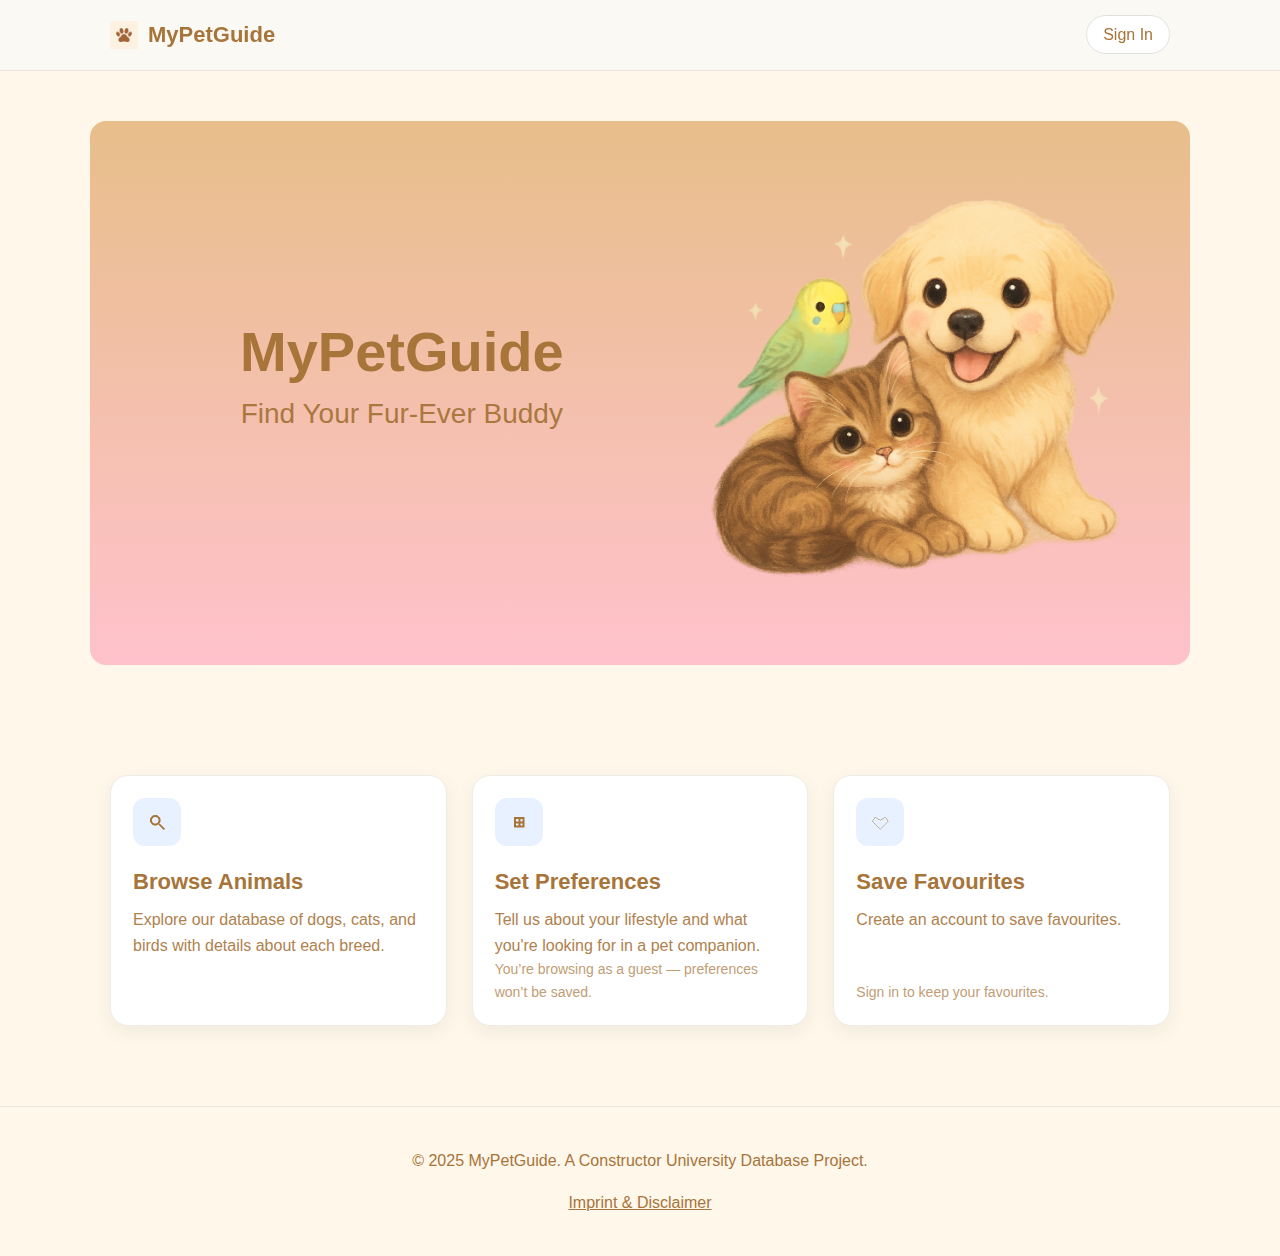
<file: index.html>
<!DOCTYPE html>
<html lang="en">
<head>
  <meta charset="UTF-8">
  <meta name="viewport" content="width=device-width, initial-scale=1.0">
  <title>MyPetGuide - Find Your Fur-Ever Buddy</title>
  <link rel="stylesheet" href="css/style.css">
</head>
<body>

  <!-- Header -->
  <header class="header">
    <div class="container header-inner">
      <div class="brand">
        <img src="img/logo.png" alt="logo" width="28" height="28">
        <span class="brand-title">MyPetGuide</span>
      </div>
      <nav>
        <a href="#" class="signin" onclick="return false;">Sign In</a>
      </nav>
    </div>
  </header>

  <!-- Hero section -->
  <main id="main">
    <section class="hero">
      <div class="container hero-panel">
        <div class="hero-grid">
          <div class="hero-copy">
            <h1 class="h1">MyPetGuide</h1>
            <p class="sub">Find Your Fur-Ever Buddy</p>
          </div>
          <div class="hero-art">
            <img src="img/hero-animals.png" alt="Dog, cat and bird illustration">
          </div>
        </div>
      </div>
    </section>

    <!-- Cards section -->
    <section class="section">
      <div class="container">
        <div class="cards">
          <article class="card">
            <div class="icon-tile">
              <img src="img/icon-search.png" class="icon-img" alt="search icon">
            </div>
            <h3>Browse Animals</h3>
            <p>Explore our database of dogs, cats, and birds with details about each breed.</p>
          </article>

          <article class="card">
            <div class="icon-tile">
              <img src="img/icon-settings.png" class="icon-img" alt="settings icon">
            </div>
            <h3>Set Preferences</h3>
            <p>Tell us about your lifestyle and what you're looking for in a pet companion.</p>
            <p class="note">You’re browsing as a guest — preferences won’t be saved.</p>
          </article>

          <article class="card">
            <div class="icon-tile">
              <img src="img/icon-heart.png" class="icon-img" alt="heart icon">
            </div>
            <h3>Save Favourites</h3>
            <p>Create an account to save favourites.</p>
            <p class="note">Sign in to keep your favourites.</p>
          </article>
        </div>
      </div>
    </section>
  </main>

  <!-- Footer -->
  <footer class="footer">
    <div class="container">
      <p>© 2025 MyPetGuide. A Constructor University Database Project.</p>
      <p style="margin-top: 8px;">
        <a href="imprint.html" class="gradlink">Imprint & Disclaimer</a>
      </p>
    </div>
  </footer>

</body>
</html>
</file>
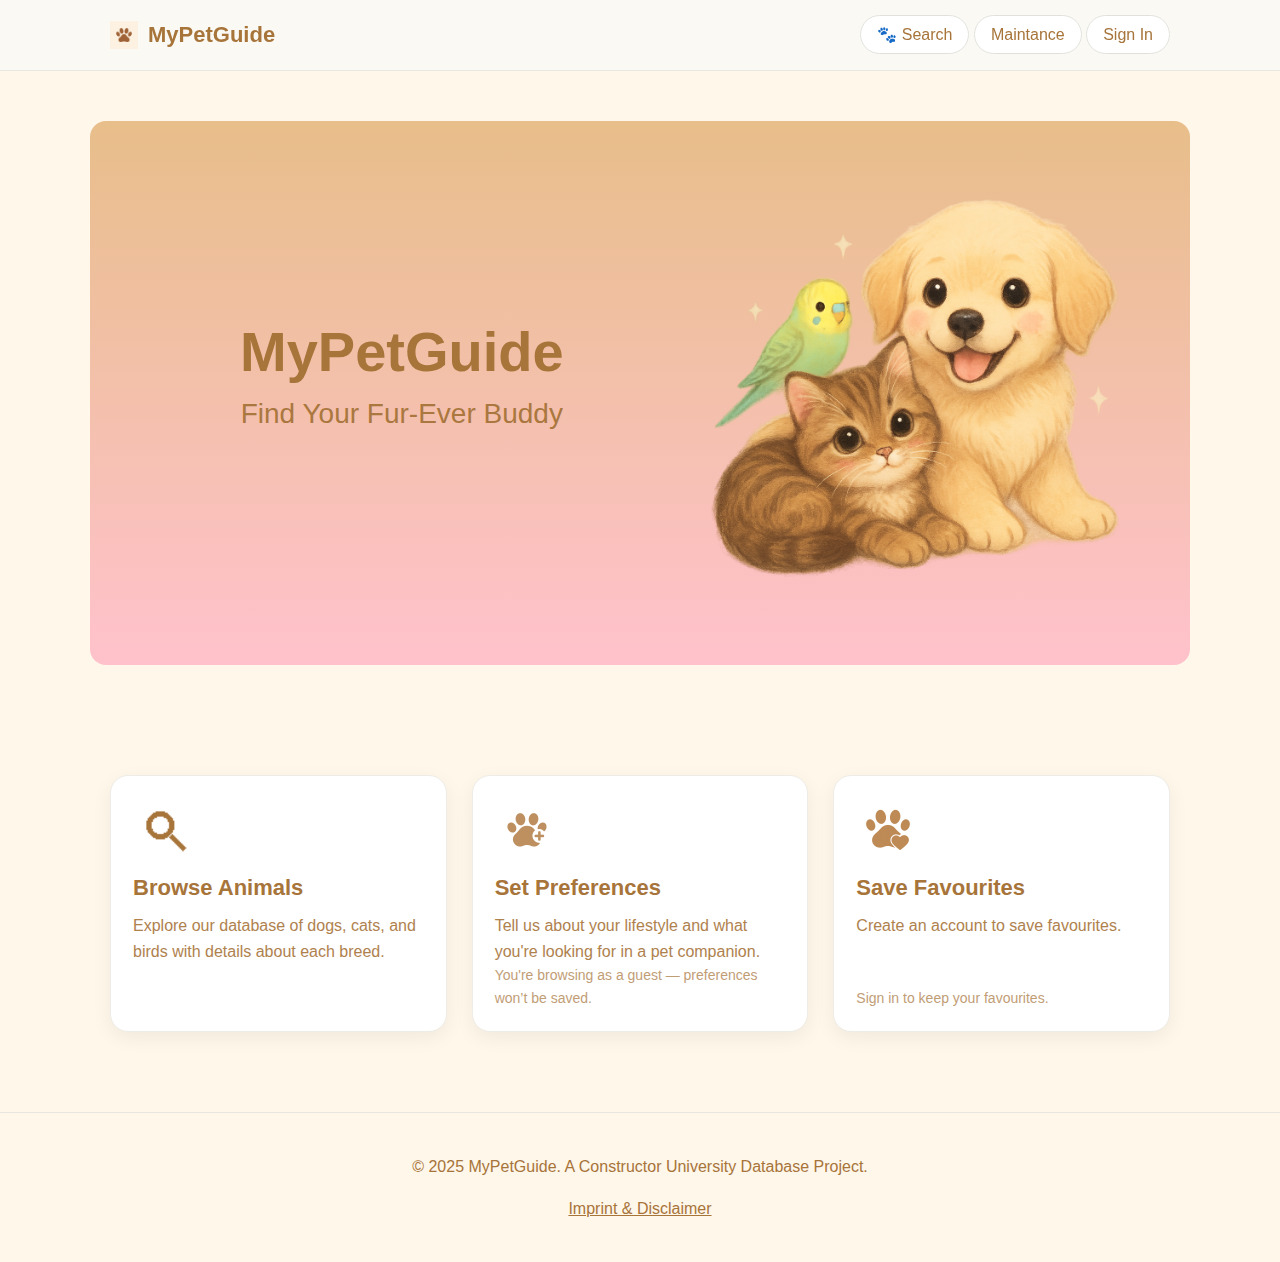
<file: assignment-6/index.html>
<!DOCTYPE html>
<html lang="en">

<head>
  <meta charset="UTF-8">
  <meta name="viewport" content="width=device-width, initial-scale=1.0">
  <title>MyPetGuide - Find Your Fur-Ever Buddy</title>
  <link rel="stylesheet" href="css/style.css">
</head>

<body>

  <!-- Header -->
  <header class="header">
    <div class="container header-inner">
      <div class="brand">
        <img src="img/logo.png" alt="logo" width="28" height="28">
        <a href="index.html" class="brand-title">MyPetGuide</a>
      </div>
      <nav>
        <a href="search.php" class="signin">🐾 Search</a>
        <a href="maintenance.html" class="signin">Maintance</a>
        <a href="#" class="signin" onclick="return false;">Sign In</a>
      </nav>
    </div>
  </header>

  <!-- Hero section -->
  <main id="main">
    <section class="hero">
      <div class="container hero-panel">
        <div class="hero-grid">
          <div class="hero-copy">
            <h1 class="h1">MyPetGuide</h1>
            <p class="sub">Find Your Fur-Ever Buddy</p>
          </div>
          <div class="hero-art">
            <img src="img/hero-animals.png" alt="Dog, cat and bird illustration">
          </div>
        </div>
      </div>
    </section>

    <!-- Cards section -->
    <section class="section">
      <div class="container">
        <div class="cards">
          <article class="card">
            <img src="img/icon-search.png" class="icon-img" alt="search icon">
            <h3>Browse Animals</h3>
            <p>Explore our database of dogs, cats, and birds with details about each breed.</p>
          </article>

          <article class="card">
            <img src="img/icon-preference.png" class="icon-img" alt="settings icon">
            <h3>Set Preferences</h3>
            <p>Tell us about your lifestyle and what you're looking for in a pet companion.</p>
            <p class="note">You're browsing as a guest — preferences won’t be saved.</p>
          </article>

          <article class="card">
            <img src="img/icon-favourite.png" class="icon-img" alt="heart icon">
            <h3>Save Favourites</h3>
            <p>Create an account to save favourites.</p>
            <p class="note">Sign in to keep your favourites.</p>
          </article>
        </div>
      </div>
    </section>
  </main>

  <!-- Footer -->
  <footer class="footer">
    <div class="container">
      <p>© 2025 MyPetGuide. A Constructor University Database Project.</p>
      <p style="margin-top: 8px;">
        <a href="imprint.html" class="gradlink">Imprint & Disclaimer</a>
      </p>
    </div>
  </footer>

</body>

</html>
</file>
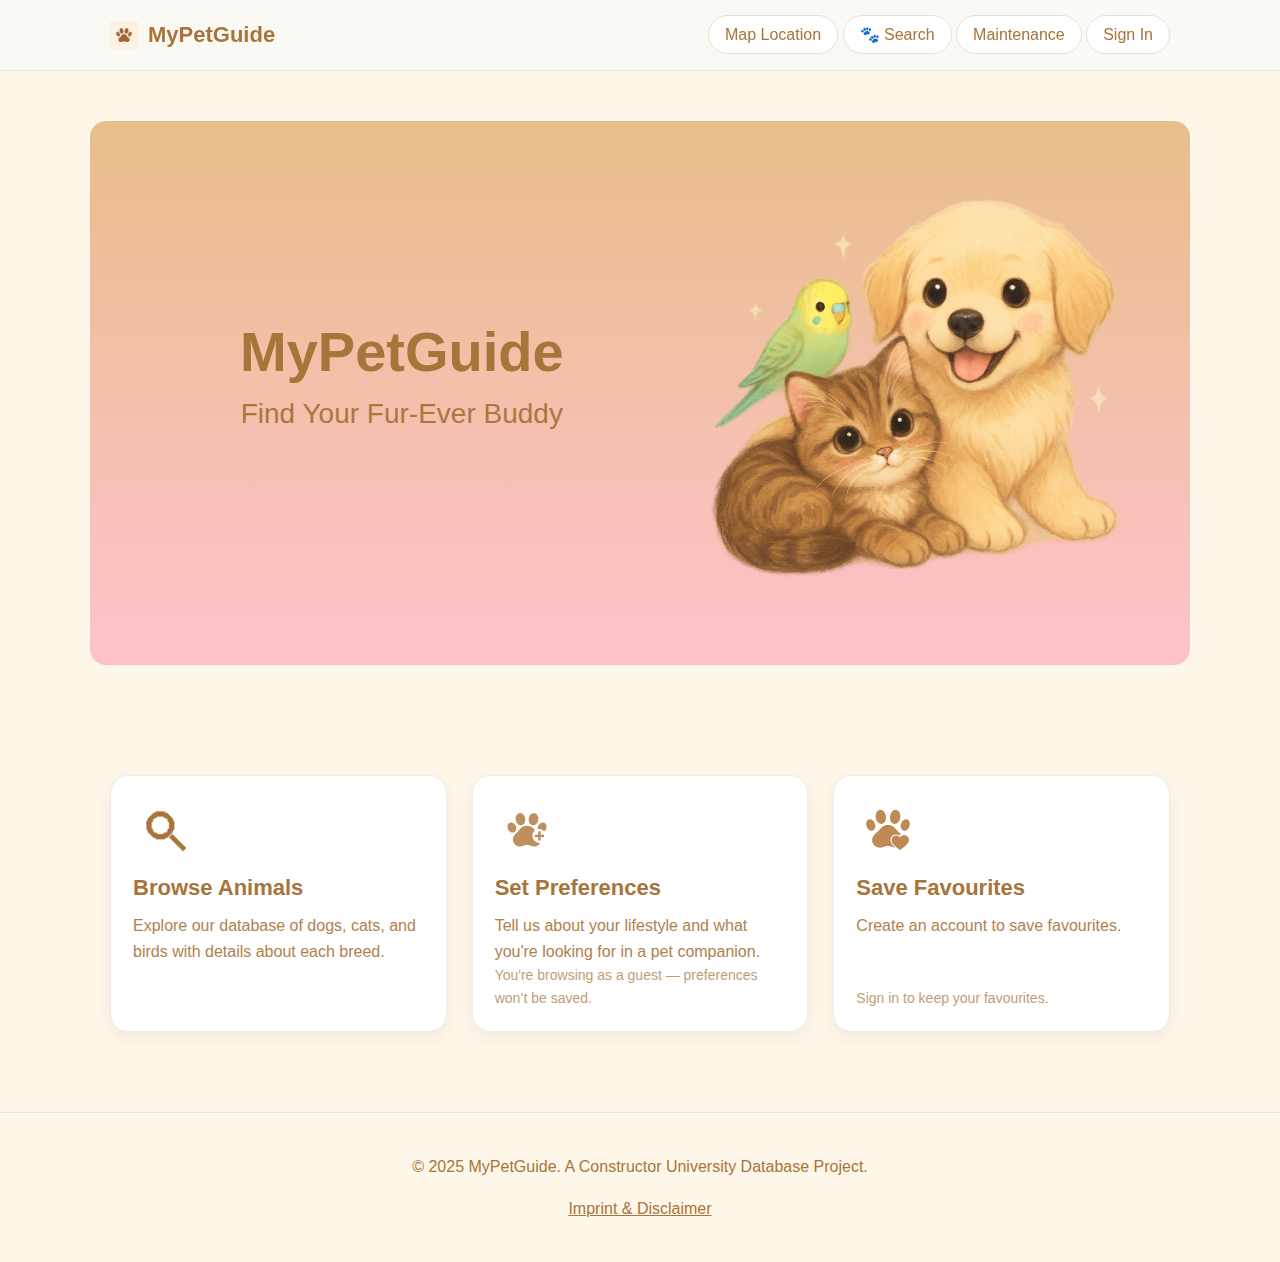
<file: public_html/index.html>
<!DOCTYPE html>
<html lang="en">

<head>
  <meta charset="UTF-8">
  <meta name="viewport" content="width=device-width, initial-scale=1.0">
  <title>MyPetGuide - Find Your Fur-Ever Buddy</title>
  <link rel="stylesheet" href="css/style.css">
</head>

<body>

  <!-- Header -->
  <header class="header">
    <div class="container header-inner">
      <div class="brand">
        <img src="img/logo.png" alt="logo" width="28" height="28">
        <a href="index.html" class="brand-title">MyPetGuide</a>
      </div>
      <nav>
        <a href="location.php" class="signin">Map Location</a>
        <a href="search.php" class="signin">🐾 Search</a>
        <a href="maintenance.php" class="signin">Maintenance</a>
        <a href="login.php" class="signin">Sign In</a>
      </nav>
    </div>
  </header>

  <!-- Hero section -->
  <main id="main">
    <section class="hero">
      <div class="container hero-panel">
        <div class="hero-grid">
          <div class="hero-copy">
            <h1 class="h1">MyPetGuide</h1>
            <p class="sub">Find Your Fur-Ever Buddy</p>
          </div>
          <div class="hero-art">
            <img src="img/hero-animals.png" alt="Dog, cat and bird illustration">
          </div>
        </div>
      </div>
    </section>

    <!-- Cards section -->
    <section class="section">
      <div class="container">
        <div class="cards">
          <article class="card">
            <img src="img/icon-search.png" class="icon-img" alt="search icon">
            <h3><a href="browse.php">Browse Animals</a></h3>
            <p>Explore our database of dogs, cats, and birds with details about each breed.</p>
          </article>

          <article class="card">
            <img src="img/icon-preference.png" class="icon-img" alt="settings icon">
            <h3>Set Preferences</h3>
            <p>Tell us about your lifestyle and what you're looking for in a pet companion.</p>
            <p class="note">You're browsing as a guest — preferences won’t be saved.</p>
          </article>

          <article class="card">
            <img src="img/icon-favourite.png" class="icon-img" alt="heart icon">
            <h3>Save Favourites</h3>
            <p>Create an account to save favourites.</p>
            <p class="note">Sign in to keep your favourites.</p>
          </article>
        </div>
      </div>
    </section>
  </main>

  <!-- Footer -->
  <footer class="footer">
    <div class="container">
      <p>© 2025 MyPetGuide. A Constructor University Database Project.</p>
      <p style="margin-top: 8px;">
        <a href="imprint.html" class="gradlink">Imprint & Disclaimer</a>
      </p>
    </div>
  </footer>

</body>

</html>
</file>
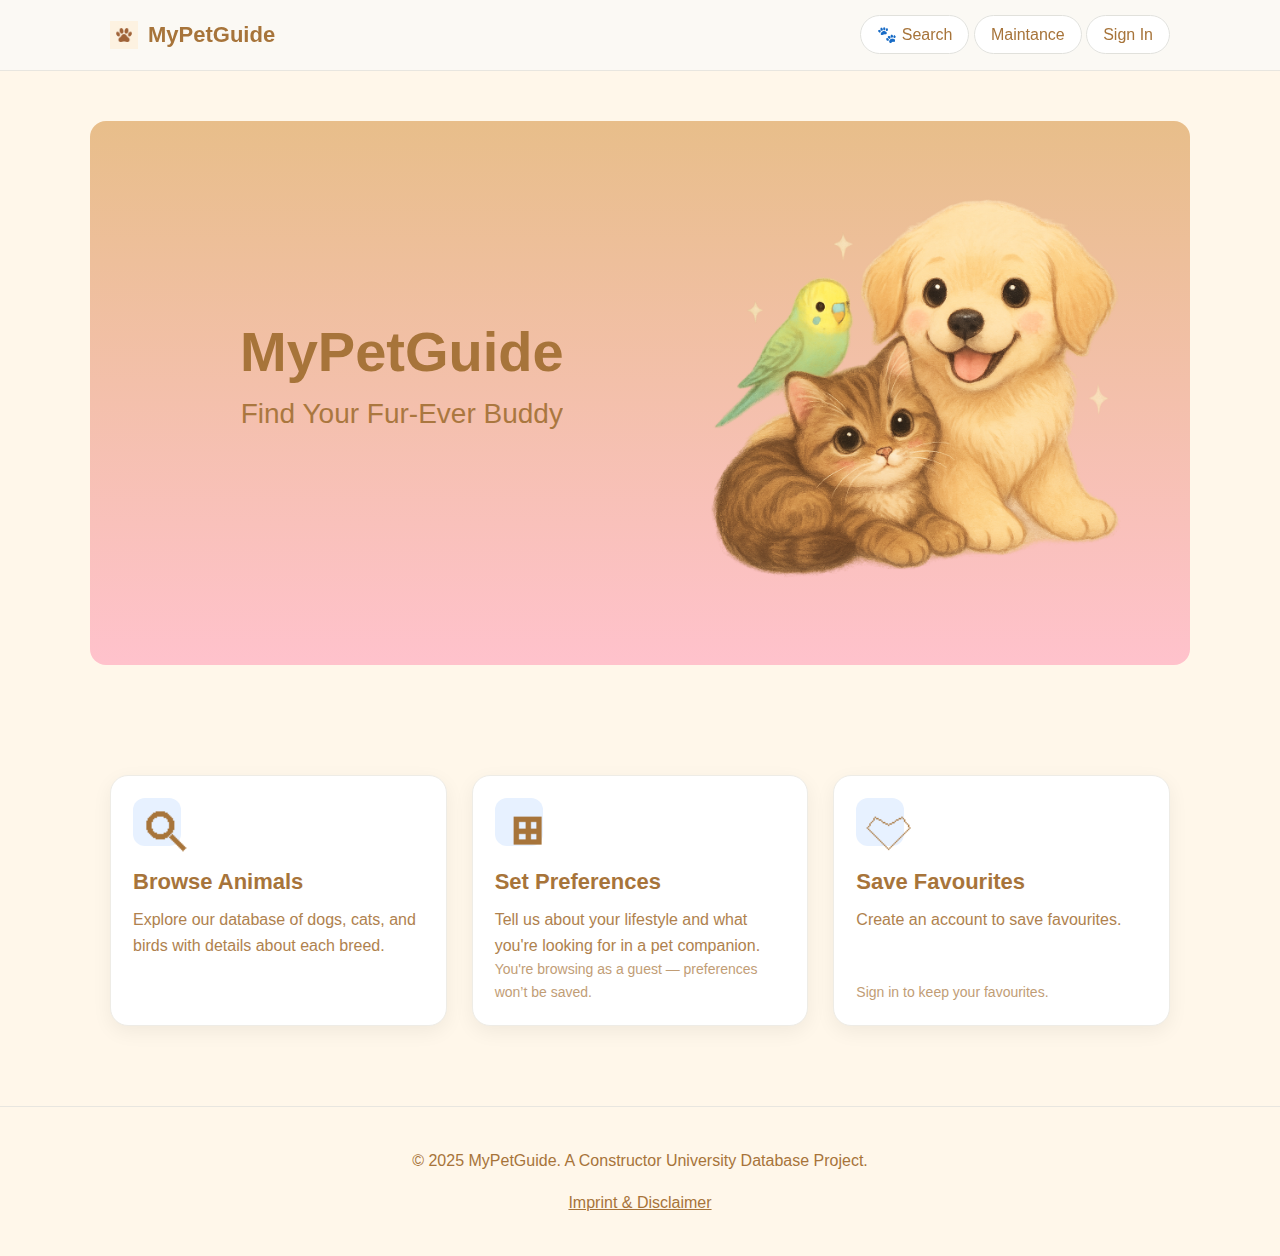
<file: assignment-6/public_html/index.html>
<!DOCTYPE html>
<html lang="en">
<head>
  <meta charset="UTF-8">
  <meta name="viewport" content="width=device-width, initial-scale=1.0">
  <title>MyPetGuide - Find Your Fur-Ever Buddy</title>
  <link rel="stylesheet" href="css/style.css">
</head>
<body>

  <!-- Header -->
  <header class="header">
    <div class="container header-inner">
      <div class="brand">
        <img src="img/logo.png" alt="logo" width="28" height="28">
        <a href="index.html" class="brand-title">MyPetGuide</a>
      </div>
      <nav>
        <a href="search.php" class="signin">🐾 Search</a>
        <a href="maintenance.html" class="signin" >Maintance</a>
        <a href="#" class="signin" onclick="return false;">Sign In</a>
      </nav>
    </div>
  </header>

  <!-- Hero section -->
  <main id="main">
    <section class="hero">
      <div class="container hero-panel">
        <div class="hero-grid">
          <div class="hero-copy">
            <h1 class="h1">MyPetGuide</h1>
            <p class="sub">Find Your Fur-Ever Buddy</p>
          </div>
          <div class="hero-art">
            <img src="img/hero-animals.png" alt="Dog, cat and bird illustration">
          </div>
        </div>
      </div>
    </section>

    <!-- Cards section -->
    <section class="section">
      <div class="container">
        <div class="cards">
          <article class="card">
            <div class="icon-tile">
              <img src="img/icon-search.png" class="icon-img" alt="search icon">
            </div>
            <h3>Browse Animals</h3>
            <p>Explore our database of dogs, cats, and birds with details about each breed.</p>
          </article>

          <article class="card">
            <div class="icon-tile">
              <img src="img/icon-settings.png" class="icon-img" alt="settings icon">
            </div>
            <h3>Set Preferences</h3>
            <p>Tell us about your lifestyle and what you're looking for in a pet companion.</p>
            <p class="note">You're browsing as a guest — preferences won’t be saved.</p>
          </article>

          <article class="card">
            <div class="icon-tile">
              <img src="img/icon-heart.png" class="icon-img" alt="heart icon">
            </div>
            <h3>Save Favourites</h3>
            <p>Create an account to save favourites.</p>
            <p class="note">Sign in to keep your favourites.</p>
          </article>
        </div>
      </div>
    </section>
  </main>

  <!-- Footer -->
  <footer class="footer">
    <div class="container">
      <p>© 2025 MyPetGuide. A Constructor University Database Project.</p>
      <p style="margin-top: 8px;">
        <a href="imprint.html" class="gradlink">Imprint & Disclaimer</a>
      </p>
    </div>
  </footer>

</body>
</html>
</file>
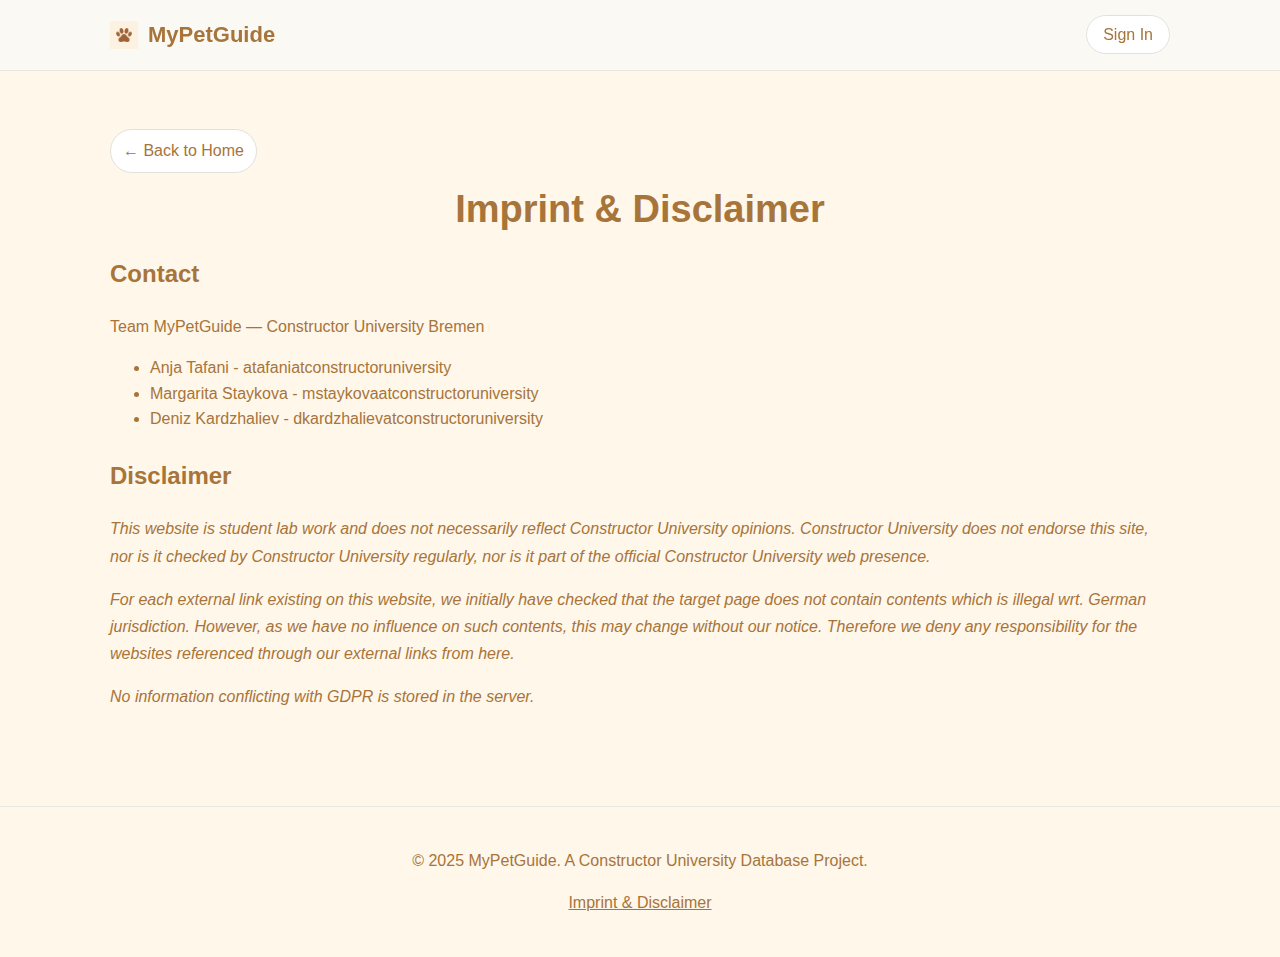
<file: imprint.html>
<!DOCTYPE html>
<html lang="en">
<head>
  <meta charset="UTF-8">
  <meta name="viewport" content="width=device-width, initial-scale=1.0">
  <title>Imprint & Disclaimer - MyPetGuide</title>
  <link rel="stylesheet" href="css/style.css">
</head>
<body>

  <!-- Header -->
  <header class="header">
    <div class="container header-inner">
      <div class="brand">
        <img src="img/logo.png" alt="logo" width="28" height="28">
        <span class="brand-title">MyPetGuide</span>
      </div>
      <nav>
        <a href="#" class="signin" onclick="return false;">Sign In</a>
      </nav>
    </div>
  </header>


  <!-- Main content -->
  <main class="container" style="padding: 50px 20px 80px;">
    <a href="index.html" class="back-home">← Back to Home</a>

    <h1 class="h1" style="font-size: 38px;">Imprint & Disclaimer</h1>

    <section style="margin-top: 25px;">
      <h2>Contact</h2>
      <p>Team MyPetGuide — Constructor University Bremen</p>
      <ul>
        <li>Anja Tafani - atafaniatconstructoruniversity</li>
        <li>Margarita Staykova - mstaykovaatconstructoruniversity</li>
        <li>Deniz Kardzhaliev - dkardzhalievatconstructoruniversity</li>
      </ul>
    </section>

    <section style="margin-top: 25px;">
  <h2>Disclaimer</h2>
  <p style="font-style: italic; line-height: 1.7;">
    This website is student lab work and does not necessarily reflect Constructor University opinions.
    Constructor University does not endorse this site, nor is it checked by Constructor University
    regularly, nor is it part of the official Constructor University web presence.
  </p>

  <p style="font-style: italic; line-height: 1.7;">
    For each external link existing on this website, we initially have checked that the target page
    does not contain contents which is illegal wrt. German jurisdiction. However, as we have no influence 
    on such contents, this may change without our notice. Therefore we deny any responsibility for the 
    websites referenced through our external links from here.
  </p>

  <p style="font-style: italic; line-height: 1.7;">
    No information conflicting with GDPR is stored in the server.
  </p>
</section>

  </main>

  <!-- Footer -->
  <footer class="footer">
    <div class="container">
      <p>© 2025 MyPetGuide. A Constructor University Database Project.</p>
      <p><a href="imprint.html" class="gradlink">Imprint & Disclaimer</a></p>
    </div>
  </footer>

</body>
</html>
</file>
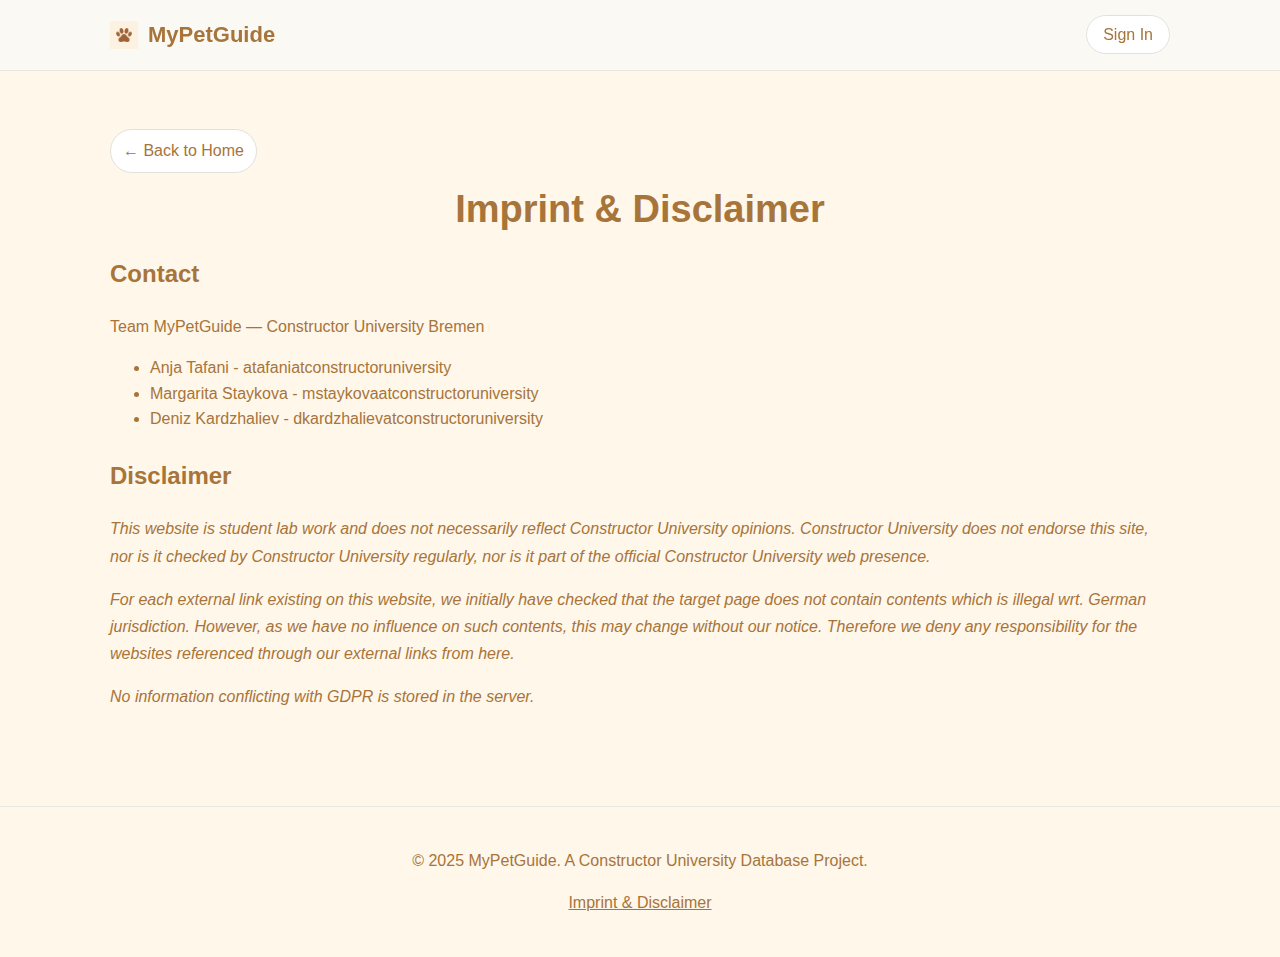
<file: assignment-6/imprint.html>
<!DOCTYPE html>
<html lang="en">
<head>
  <meta charset="UTF-8">
  <meta name="viewport" content="width=device-width, initial-scale=1.0">
  <title>Imprint & Disclaimer - MyPetGuide</title>
  <link rel="stylesheet" href="css/style.css">
</head>
<body>

  <!-- Header -->
  <header class="header">
    <div class="container header-inner">
      <div class="brand">
        <img src="img/logo.png" alt="logo" width="28" height="28">
        <a href="index.html" class="brand-title">MyPetGuide</a>
      </div>
      <nav>
        <a href="#" class="signin" onclick="return false;">Sign In</a>
      </nav>
    </div>
  </header>


  <!-- Main content -->
  <main class="container" style="padding: 50px 20px 80px;">
    <a href="index.html" class="back-home">← Back to Home</a>

    <h1 class="h1" style="font-size: 38px;">Imprint & Disclaimer</h1>

    <section style="margin-top: 25px;">
      <h2>Contact</h2>
      <p>Team MyPetGuide — Constructor University Bremen</p>
      <ul>
        <li>Anja Tafani - atafaniatconstructoruniversity</li>
        <li>Margarita Staykova - mstaykovaatconstructoruniversity</li>
        <li>Deniz Kardzhaliev - dkardzhalievatconstructoruniversity</li>
      </ul>
    </section>

    <section style="margin-top: 25px;">
  <h2>Disclaimer</h2>
  <p style="font-style: italic; line-height: 1.7;">
    This website is student lab work and does not necessarily reflect Constructor University opinions.
    Constructor University does not endorse this site, nor is it checked by Constructor University
    regularly, nor is it part of the official Constructor University web presence.
  </p>

  <p style="font-style: italic; line-height: 1.7;">
    For each external link existing on this website, we initially have checked that the target page
    does not contain contents which is illegal wrt. German jurisdiction. However, as we have no influence 
    on such contents, this may change without our notice. Therefore we deny any responsibility for the 
    websites referenced through our external links from here.
  </p>

  <p style="font-style: italic; line-height: 1.7;">
    No information conflicting with GDPR is stored in the server.
  </p>
</section>

  </main>

  <!-- Footer -->
  <footer class="footer">
    <div class="container">
      <p>© 2025 MyPetGuide. A Constructor University Database Project.</p>
      <p><a href="imprint.html" class="gradlink">Imprint & Disclaimer</a></p>
    </div>
  </footer>

</body>
</html>
</file>
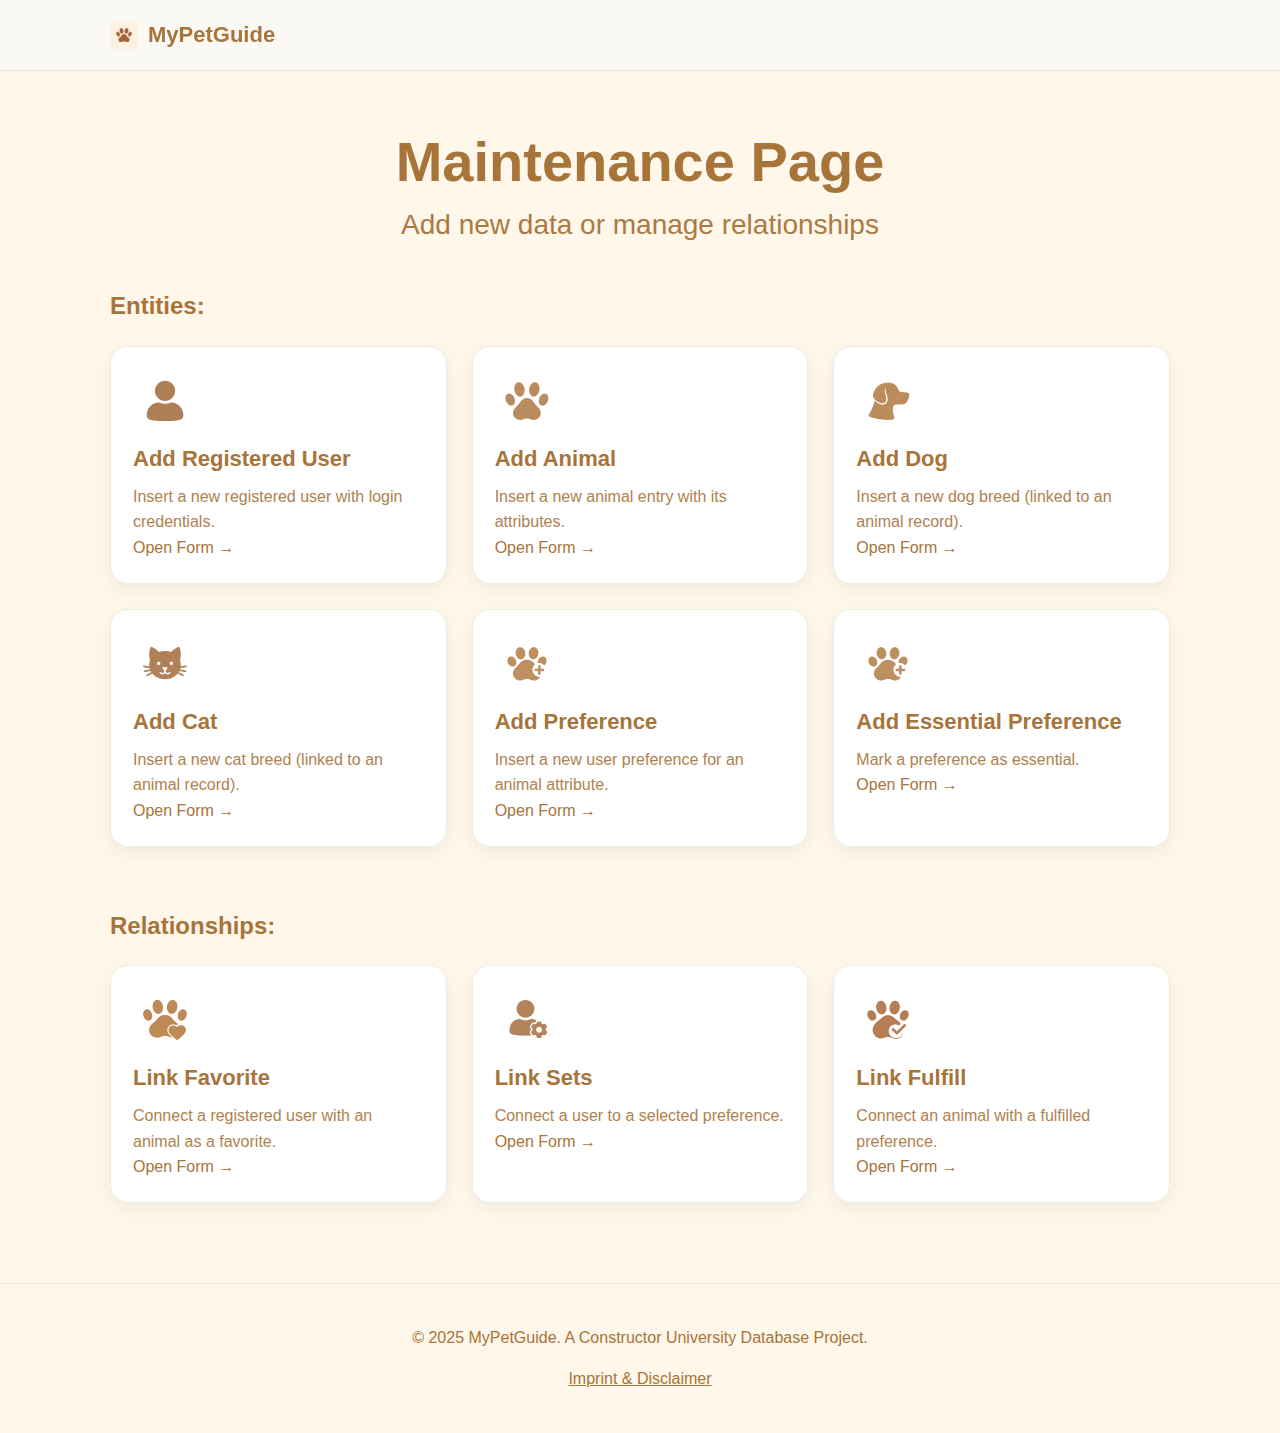
<file: assignment-6/maintenance.html>
<!DOCTYPE html>
<html lang="en">

<head>
  <meta charset="UTF-8">
  <meta name="viewport" content="width=device-width, initial-scale=1.0">
  <title>Maintenance</title>
  <link rel="stylesheet" href="css/style.css">
</head>

<body>

  <!-- Header -->
  <header class="header">
    <div class="container header-inner">
      <div class="brand">
        <img src="img/logo.png" alt="logo" width="28" height="28">
        <a href="index.html" class="brand-title">MyPetGuide</a>
      </div>
    </div>
  </header>

  <!-- Main Section -->
  <main id="main">
    <section class="section">
      <div class="container">
        <h1 class="h1">Maintenance Page</h1>
        <p class="sub">Add new data or manage relationships</p>

        <!-- Entities section -->
        <h2 style="margin-top: 40px;">Entities:</h2>
        <div class="cards">
          <article class="card">
            <img src="img/icon-user.png" class="icon-img" alt="user icon">
            <h3>Add Registered User</h3>
            <p>Insert a new registered user with login credentials.</p>
            <a href="entities/registered_form.php" class="gradlink">Open Form →</a>
          </article>

          <article class="card">
            <img src="img/icon-animal.png" class="icon-img" alt="animal icon">
            <h3>Add Animal</h3>
            <p>Insert a new animal entry with its attributes.</p>
            <a href="entities/animal_form.php" class="gradlink">Open Form →</a>
          </article>

          <article class="card">
            <img src="img/icon-dog.png" class="icon-img" alt="dog icon">
            <h3>Add Dog</h3>
            <p>Insert a new dog breed (linked to an animal record).</p>
            <a href="entities/dog_form.php" class="gradlink">Open Form →</a>
          </article>

          <article class="card">
            <img src="img/icon-cat.png" class="icon-img" alt="cat icon">
            <h3>Add Cat</h3>
            <p>Insert a new cat breed (linked to an animal record).</p>
            <a href="entities/cat_form.php" class="gradlink">Open Form →</a>
          </article>

          <article class="card">
            <img src="img/icon-preference.png" class="icon-img" alt="preference icon">
            <h3>Add Preference</h3>
            <p>Insert a new user preference for an animal attribute.</p>
            <a href="entities/preference_form.php" class="gradlink">Open Form →</a>
          </article>

          <article class="card">
            <img src="img/icon-preference.png" class="icon-img" alt="essential icon">
            <h3>Add Essential Preference</h3>
            <p>Mark a preference as essential.</p>
            <a href="entities/essential_form.php" class="gradlink">Open Form →</a>
          </article>
        </div>

        <!-- Relationships section -->
        <h2 style="margin-top: 60px;">Relationships:</h2>
        <div class="cards">
          <article class="card">
            <img src="img/icon-favourite.png" class="icon-img" alt="favorite icon">
            <h3>Link Favorite</h3>
            <p>Connect a registered user with an animal as a favorite.</p>
            <a href="relationships/rel_favorite_form.php" class="gradlink">Open Form →</a>
          </article>

          <article class="card">
            <img src="img/icon-link-sets.png" class="icon-img" alt="sets icon">
            <h3>Link Sets</h3>
            <p>Connect a user to a selected preference.</p>
            <a href="relationships/rel_sets_form.php" class="gradlink">Open Form →</a>
          </article>

          <article class="card">
            <img src="img/icon-fulfill.png" class="icon-img" alt="fulfill icon">
            <h3>Link Fulfill</h3>
            <p>Connect an animal with a fulfilled preference.</p>
            <a href="relationships/rel_fulfill_form.php" class="gradlink">Open Form →</a>
          </article>
        </div>

      </div>
    </section>
  </main>

  <!-- Footer -->
  <footer class="footer">
    <div class="container">
      <p>© 2025 MyPetGuide. A Constructor University Database Project.</p>
      <p style="margin-top: 8px;">
        <a href="imprint.html" class="gradlink">Imprint & Disclaimer</a>
      </p>
    </div>
  </footer>

</body>

</html>
</file>
<file: css/style.css>
/* MyPetGuide Design */

:root {
  --text-brown: #A7743A;
  --pink: #FF6B7D;
  --pink-light: #FFC2CC;
  --hover-blue: #7DB5FF;
  --cream: #FFF4D6;
  --peach: #F6C090;
  --beige-dark: #E8BE8A;
  
  --primary: var(--text-brown);
  --bg: #FFF7EA;
  --card-bg: #fff;
}

* {
  box-sizing: border-box;
}

body {
  margin: 0;
  font-family: Inter, Arial, sans-serif;
  background: var(--bg);
  color: var(--primary);
  line-height: 1.6;
}

a {
  color: inherit;
  text-decoration: none;
}

/* container */
.container {
  max-width: 1100px;
  margin: 0 auto;
  padding: 0 20px;
}

/* header */
.header {
  position: sticky;
  top: 0;
  background: rgba(250,249,246,0.85);
  border-bottom: 1px solid #E8E6E0;
  backdrop-filter: blur(5px);
  z-index: 10;
}

.header-inner {
  display: flex;
  justify-content: space-between;
  align-items: center;
  height: 70px;
}

.brand {
  display: flex;
  align-items: center;
  gap: 10px;
  font-weight: bold;
}

.brand-title {
  color: var(--text-brown);
  font-size: 22px;
}

/* sign in button */
.signin {
  padding: 10px 16px;
  border: 1px solid #E1E1DC;
  background: #fff;
  border-radius: 999px;
  color: var(--text-brown);
  transition: 0.2s;
}

.signin:hover {
  background-image: linear-gradient(90deg, var(--pink), var(--hover-blue));
  color: transparent;
  -webkit-background-clip: text;
  background-clip: text;
  box-shadow: 0 4px 10px rgba(0,0,0,0.08);
}

/* hero section */
.hero {
  padding: 50px 0;
}

.hero-panel {
  background: linear-gradient(180deg, var(--beige-dark), var(--pink-light));
  border-radius: 16px;
  padding: 50px;
}

.hero-grid {
  display: grid;
  grid-template-columns: 1.2fr 1fr;
  gap: 40px;
  align-items: center;
}

.h1 {
  font-size: 56px;
  line-height: 1.1;
  margin: 0;
  color: var(--text-brown);
  font-weight: 900;
  text-align: center;
}

.sub {
  color: var(--text-brown);
  font-size: 28px; /* increased from 20px */
  margin-top: 10px;
  text-align: center;
  opacity: 0.95;
}


.hero-art img {
  width: 100%;
  height: auto;
  border-radius: 16px;
}

/* responsive */
@media (max-width: 768px) {
  .hero-grid {
    grid-template-columns: 1fr;
  }

  .h1 {
    font-size: 42px;
  }

  .hero-art img {
    max-height: 340px;
    object-fit: contain;
  }
}

/* cards section */
.section {
  padding: 60px 0 80px;
}

.cards {
  display: grid;
  grid-template-columns: repeat(3, 1fr);
  gap: 25px;
}

.card {
  background: var(--card-bg);
  border-radius: 18px;
  padding: 22px;
  border: 1px solid #EEECE6;
  box-shadow: 0 6px 20px rgba(20,20,20,0.06);
  display: flex;
  flex-direction: column;
  min-height: 200px;
  transition: 0.2s;
}

.card:hover {
  transform: translateY(-3px);
  box-shadow: 0 10px 25px rgba(20,20,20,0.1);
  border-color: #F3D7BF;
}

.icon-tile {
  width: 48px;
  height: 48px;
  border-radius: 12px;
  background: #E7F1FF;
  display: grid;
  place-items: center;
  margin-bottom: 10px;
}

.icon-img {
  width: 24px;
  height: 24px;
}

.card h3 {
  font-size: 22px;
  margin: 8px 0;
  color: var(--text-brown);
}

.card p {
  margin: 0;
  color: var(--text-brown);
  opacity: 0.9;
}

.card .note {
  margin-top: auto;
  font-size: 14px;
  opacity: 0.7;
}

.card:hover h3 {
  background-image: linear-gradient(90deg, var(--pink), var(--hover-blue));
  color: transparent;
  -webkit-background-clip: text;
  background-clip: text;
}

/* footer */
.footer {
  border-top: 1px solid #E8E6E0;
  padding: 25px 0;
  text-align: center;
  color: var(--text-brown);
}

.footer a {
  margin: 0 10px;
  text-decoration: underline;
  color: var(--text-brown);
}

.gradlink:hover {
  background-image: linear-gradient(90deg, var(--pink), var(--hover-blue));
  color: transparent;
  -webkit-background-clip: text;
  background-clip: text;
  border-bottom: 1px dashed rgba(122, 181, 255, 0.5);
}

/* back home link */
.back-home {
  display: inline-block;
  margin: 8px 0 16px;
  padding: 8px 12px;
  border: 1px solid #E1E1DC;
  border-radius: 999px;
  background: #fff;
  color: var(--text-brown);
  transition: 0.2s;
}

.back-home:hover {
  background-image: linear-gradient(90deg, var(--pink), var(--hover-blue));
  color: transparent;
  -webkit-background-clip: text;
  background-clip: text;
  box-shadow: 0 4px 10px rgba(0,0,0,0.08);
}
</file>
<file: assignment-6/css/style.css>
/* MyPetGuide Design */

:root {
  --text-brown: #A7743A;
  --pink: #FF6B7D;
  --pink-light: #FFC2CC;
  --hover-blue: #7DB5FF;
  --cream: #FFF4D6;
  --peach: #F6C090;
  --beige-dark: #E8BE8A;
  
  --primary: var(--text-brown);
  --bg: #FFF7EA;
  --card-bg: #fff;
}

* {
  box-sizing: border-box;
}

body {
  margin: 0;
  font-family: Inter, Arial, sans-serif;
  background: var(--bg);
  color: var(--primary);
  line-height: 1.6;
}

a {
  color: inherit;
  text-decoration: none;
}

/* container */
.container {
  max-width: 1100px;
  margin: 0 auto;
  padding: 0 20px;
}

/* header */
.header {
  position: sticky;
  top: 0;
  background: rgba(250,249,246,0.85);
  border-bottom: 1px solid #E8E6E0;
  backdrop-filter: blur(5px);
  z-index: 10;
}

.header-inner {
  display: flex;
  justify-content: space-between;
  align-items: center;
  height: 70px;
}

.brand {
  display: flex;
  align-items: center;
  gap: 10px;
  font-weight: bold;
}

.brand-title {
  color: var(--text-brown);
  font-size: 22px;
}

/* sign in button */
.signin {
  padding: 10px 16px;
  border: 1px solid #E1E1DC;
  background: #fff;
  border-radius: 999px;
  color: var(--text-brown);
  transition: 0.2s;
}

.signin:hover {
  background-image: linear-gradient(90deg, var(--pink), var(--hover-blue));
  color: transparent;
  -webkit-background-clip: text;
  background-clip: text;
  box-shadow: 0 4px 10px rgba(0,0,0,0.08);
}

/* hero section */
.hero {
  padding: 50px 0;
}

.hero-panel {
  background: linear-gradient(180deg, var(--beige-dark), var(--pink-light));
  border-radius: 16px;
  padding: 50px;
}

.hero-grid {
  display: grid;
  grid-template-columns: 1.2fr 1fr;
  gap: 40px;
  align-items: center;
}

.h1 {
  font-size: 56px;
  line-height: 1.1;
  margin: 0;
  color: var(--text-brown);
  font-weight: 900;
  text-align: center;
}

.sub {
  color: var(--text-brown);
  font-size: 28px; /* increased from 20px */
  margin-top: 10px;
  text-align: center;
  opacity: 0.95;
}


.hero-art img {
  width: 100%;
  height: auto;
  border-radius: 16px;
}

/* responsive */
@media (max-width: 768px) {
  .hero-grid {
    grid-template-columns: 1fr;
  }

  .h1 {
    font-size: 42px;
  }

  .hero-art img {
    max-height: 340px;
    object-fit: contain;
  }
}

/* cards section */
.section {
  padding: 60px 0 80px;
}

.cards {
  display: grid;
  grid-template-columns: repeat(3, 1fr);
  gap: 25px;
}

.card {
  background: var(--card-bg);
  border-radius: 18px;
  padding: 22px;
  border: 1px solid #EEECE6;
  box-shadow: 0 6px 20px rgba(20,20,20,0.06);
  display: flex;
  flex-direction: column;
  min-height: 200px;
  transition: 0.2s;
}

.card:hover {
  transform: translateY(-3px);
  box-shadow: 0 10px 25px rgba(20,20,20,0.1);
  border-color: #F3D7BF;
}

.icon-tile {
  width: 48px;
  height: 48px;
  border-radius: 12px;
  background: #E7F1FF;
  display: grid;
  place-items: center;
  margin-bottom: 10px;
}

.icon-img {
  width: 64px;
  height: 64px;
}

.card h3 {
  font-size: 22px;
  margin: 8px 0;
  color: var(--text-brown);
}

.card p {
  margin: 0;
  color: var(--text-brown);
  opacity: 0.9;
}

.card .note {
  margin-top: auto;
  font-size: 14px;
  opacity: 0.7;
}

.card:hover h3 {
  background-image: linear-gradient(90deg, var(--pink), var(--hover-blue));
  color: transparent;
  -webkit-background-clip: text;
  background-clip: text;
}


/* --- Sticky footer layout --- */
html, body {
  height: 100%;
}

body {
  display: flex;
  flex-direction: column;
  min-height: 100vh; /* ensures full page height */
}

main {
  flex: 1; /* expands to push footer down */
}

/* footer */
.footer {
  border-top: 1px solid #E8E6E0;
  padding: 25px 0;
  text-align: center;
  color: var(--text-brown);
}

.footer a {
  margin: 0 10px;
  text-decoration: underline;
  color: var(--text-brown);
}

.gradlink:hover {
  background-image: linear-gradient(90deg, var(--pink), var(--hover-blue));
  color: transparent;
  -webkit-background-clip: text;
  background-clip: text;
  border-bottom: 1px dashed rgba(122, 181, 255, 0.5);
}

/* back home link */
.back-home {
  display: inline-block;
  margin: 8px 0 16px;
  padding: 8px 12px;
  border: 1px solid #E1E1DC;
  border-radius: 999px;
  background: #fff;
  color: var(--text-brown);
  transition: 0.2s;
}

.back-home:hover {
  background-image: linear-gradient(90deg, var(--pink), var(--hover-blue));
  color: transparent;
  -webkit-background-clip: text;
  background-clip: text;
  box-shadow: 0 4px 10px rgba(0,0,0,0.08);
}
</file>
<file: public_html/css/style.css>
/* MyPetGuide Design */

:root {
  --text-brown: #A7743A;
  --pink: #FF6B7D;
  --pink-light: #FFC2CC;
  --hover-blue: #7DB5FF;
  --cream: #FFF4D6;
  --peach: #F6C090;
  --beige-dark: #E8BE8A;
  
  --primary: var(--text-brown);
  --bg: #FFF7EA;
  --card-bg: #fff;
}

* {
  box-sizing: border-box;
}

body {
  margin: 0;
  font-family: Inter, Arial, sans-serif;
  background: var(--bg);
  color: var(--primary);
  line-height: 1.6;
}

a {
  color: inherit;
  text-decoration: none;
}

/* container */
.container {
  max-width: 1100px;
  margin: 0 auto;
  padding: 0 20px;
}

/* header */
.header {
  position: sticky;
  top: 0;
  background: rgba(250,249,246,0.85);
  border-bottom: 1px solid #E8E6E0;
  backdrop-filter: blur(5px);
  z-index: 10;
}

.header-inner {
  display: flex;
  justify-content: space-between;
  align-items: center;
  height: 70px;
}

.brand {
  display: flex;
  align-items: center;
  gap: 10px;
  font-weight: bold;
}

.brand-title {
  color: var(--text-brown);
  font-size: 22px;
}

/* sign in button */
.signin {
  padding: 10px 16px;
  border: 1px solid #E1E1DC;
  background: #fff;
  border-radius: 999px;
  color: var(--text-brown);
  transition: 0.2s;
}

.signin:hover {
  background-image: linear-gradient(90deg, var(--pink), var(--hover-blue));
  color: transparent;
  -webkit-background-clip: text;
  background-clip: text;
  box-shadow: 0 4px 10px rgba(0,0,0,0.08);
}

/* hero section */
.hero {
  padding: 50px 0;
}

.hero-panel {
  background: linear-gradient(180deg, var(--beige-dark), var(--pink-light));
  border-radius: 16px;
  padding: 50px;
}

.hero-grid {
  display: grid;
  grid-template-columns: 1.2fr 1fr;
  gap: 40px;
  align-items: center;
}

.h1 {
  font-size: 56px;
  line-height: 1.1;
  margin: 0;
  color: var(--text-brown);
  font-weight: 900;
  text-align: center;
}

.sub {
  color: var(--text-brown);
  font-size: 28px; /* increased from 20px */
  margin-top: 10px;
  text-align: center;
  opacity: 0.95;
}


.hero-art img {
  width: 100%;
  height: auto;
  border-radius: 16px;
}

/* responsive */
@media (max-width: 768px) {
  .hero-grid {
    grid-template-columns: 1fr;
  }

  .h1 {
    font-size: 42px;
  }

  .hero-art img {
    max-height: 340px;
    object-fit: contain;
  }
}

/* cards section */
.section {
  padding: 60px 0 80px;
}

.cards {
  display: grid;
  grid-template-columns: repeat(3, 1fr);
  gap: 25px;
}

.card {
  background: var(--card-bg);
  border-radius: 18px;
  padding: 22px;
  border: 1px solid #EEECE6;
  box-shadow: 0 6px 20px rgba(20,20,20,0.06);
  display: flex;
  flex-direction: column;
  min-height: 200px;
  transition: 0.2s;
}

.card:hover {
  transform: translateY(-3px);
  box-shadow: 0 10px 25px rgba(20,20,20,0.1);
  border-color: #F3D7BF;
}

.icon-tile {
  width: 48px;
  height: 48px;
  border-radius: 12px;
  background: #E7F1FF;
  display: grid;
  place-items: center;
  margin-bottom: 10px;
}

.icon-img {
  width: 64px;
  height: 64px;
}

.card h3 {
  font-size: 22px;
  margin: 8px 0;
  color: var(--text-brown);
}

.card p {
  margin: 0;
  color: var(--text-brown);
  opacity: 0.9;
}

.card .note {
  margin-top: auto;
  font-size: 14px;
  opacity: 0.7;
}

.card:hover h3 {
  background-image: linear-gradient(90deg, var(--pink), var(--hover-blue));
  color: transparent;
  -webkit-background-clip: text;
  background-clip: text;
}


/* --- Sticky footer layout --- */
html, body {
  height: 100%;
}

body {
  display: flex;
  flex-direction: column;
  min-height: 100vh; /* ensures full page height */
}

main {
  flex: 1; /* expands to push footer down */
}

/* footer */
.footer {
  border-top: 1px solid #E8E6E0;
  padding: 25px 0;
  text-align: center;
  color: var(--text-brown);
}

.footer a {
  margin: 0 10px;
  text-decoration: underline;
  color: var(--text-brown);
}

.gradlink:hover {
  background-image: linear-gradient(90deg, var(--pink), var(--hover-blue));
  color: transparent;
  -webkit-background-clip: text;
  background-clip: text;
  border-bottom: 1px dashed rgba(122, 181, 255, 0.5);
}

/* back home link */
.back-home {
  display: inline-block;
  margin: 8px 0 16px;
  padding: 8px 12px;
  border: 1px solid #E1E1DC;
  border-radius: 999px;
  background: #fff;
  color: var(--text-brown);
  transition: 0.2s;
}

.back-home:hover {
  background-image: linear-gradient(90deg, var(--pink), var(--hover-blue));
  color: transparent;
  -webkit-background-clip: text;
  background-clip: text;
  box-shadow: 0 4px 10px rgba(0,0,0,0.08);
}

/* --- SEARCH BAR STYLING --- */

.search-bar {
  padding: 12px 18px;
  width: 320px;
  font-size: 16px;
  border: 1px solid #E1E1DC;
  border-radius: 999px;
  background: #fff;
  color: var(--text-brown);
  transition: 0.2s;
  outline: none;
}

.search-bar::placeholder {
  color: #BFA98A;
  opacity: 0.7;
}

/* Highlight when typing */
.search-bar:focus {
  border-color: var(--pink);
  box-shadow: 0 0 0 3px rgba(255, 107, 125, 0.25);
}

/* Search button matches your signin button */
.search-btn {
  padding: 10px 20px;
  border: 1px solid #E1E1DC;
  border-radius: 999px;
  background: #fff;
  color: var(--text-brown);
  font-size: 16px;
  margin-left: 10px;
  cursor: pointer;
  transition: 0.2s;
}

.search-btn:hover {
  background-image: linear-gradient(90deg, var(--pink), var(--hover-blue));
  color: transparent;
  -webkit-background-clip: text;
  background-clip: text;
  box-shadow: 0 4px 10px rgba(0,0,0,0.08);
}

/* MAP PAGE STYLING */

#map {
  width: 100%;
  height: 420px;
  border-radius: 18px;
  border: 1px solid #EEECE6;
  box-shadow: 0 6px 20px rgba(20,20,20,0.06);
  background: #fff;
  margin-top: 20px;
}

.location-title {
  font-size: 42px;
  text-align: center;
  color: var(--text-brown);
  margin-bottom: 10px;
}

.location-sub {
  text-align: center;
  font-size: 20px;
  opacity: 0.8;
  color: var(--text-brown);
}
</file>
<file: assignment-6/public_html/css/style.css>
/* MyPetGuide Design */

:root {
  --text-brown: #A7743A;
  --pink: #FF6B7D;
  --pink-light: #FFC2CC;
  --hover-blue: #7DB5FF;
  --cream: #FFF4D6;
  --peach: #F6C090;
  --beige-dark: #E8BE8A;
  
  --primary: var(--text-brown);
  --bg: #FFF7EA;
  --card-bg: #fff;
}

* {
  box-sizing: border-box;
}

body {
  margin: 0;
  font-family: Inter, Arial, sans-serif;
  background: var(--bg);
  color: var(--primary);
  line-height: 1.6;
}

a {
  color: inherit;
  text-decoration: none;
}

/* container */
.container {
  max-width: 1100px;
  margin: 0 auto;
  padding: 0 20px;
}

/* header */
.header {
  position: sticky;
  top: 0;
  background: rgba(250,249,246,0.85);
  border-bottom: 1px solid #E8E6E0;
  backdrop-filter: blur(5px);
  z-index: 10;
}

.header-inner {
  display: flex;
  justify-content: space-between;
  align-items: center;
  height: 70px;
}

.brand {
  display: flex;
  align-items: center;
  gap: 10px;
  font-weight: bold;
}

.brand-title {
  color: var(--text-brown);
  font-size: 22px;
}

/* sign in button */
.signin {
  padding: 10px 16px;
  border: 1px solid #E1E1DC;
  background: #fff;
  border-radius: 999px;
  color: var(--text-brown);
  transition: 0.2s;
}

.signin:hover {
  background-image: linear-gradient(90deg, var(--pink), var(--hover-blue));
  color: transparent;
  -webkit-background-clip: text;
  background-clip: text;
  box-shadow: 0 4px 10px rgba(0,0,0,0.08);
}

/* hero section */
.hero {
  padding: 50px 0;
}

.hero-panel {
  background: linear-gradient(180deg, var(--beige-dark), var(--pink-light));
  border-radius: 16px;
  padding: 50px;
}

.hero-grid {
  display: grid;
  grid-template-columns: 1.2fr 1fr;
  gap: 40px;
  align-items: center;
}

.h1 {
  font-size: 56px;
  line-height: 1.1;
  margin: 0;
  color: var(--text-brown);
  font-weight: 900;
  text-align: center;
}

.sub {
  color: var(--text-brown);
  font-size: 28px; /* increased from 20px */
  margin-top: 10px;
  text-align: center;
  opacity: 0.95;
}


.hero-art img {
  width: 100%;
  height: auto;
  border-radius: 16px;
}

/* responsive */
@media (max-width: 768px) {
  .hero-grid {
    grid-template-columns: 1fr;
  }

  .h1 {
    font-size: 42px;
  }

  .hero-art img {
    max-height: 340px;
    object-fit: contain;
  }
}

/* cards section */
.section {
  padding: 60px 0 80px;
}

.cards {
  display: grid;
  grid-template-columns: repeat(3, 1fr);
  gap: 25px;
}

.card {
  background: var(--card-bg);
  border-radius: 18px;
  padding: 22px;
  border: 1px solid #EEECE6;
  box-shadow: 0 6px 20px rgba(20,20,20,0.06);
  display: flex;
  flex-direction: column;
  min-height: 200px;
  transition: 0.2s;
}

.card:hover {
  transform: translateY(-3px);
  box-shadow: 0 10px 25px rgba(20,20,20,0.1);
  border-color: #F3D7BF;
}

.icon-tile {
  width: 48px;
  height: 48px;
  border-radius: 12px;
  background: #E7F1FF;
  display: grid;
  place-items: center;
  margin-bottom: 10px;
}

.icon-img {
  width: 64px;
  height: 64px;
}

.card h3 {
  font-size: 22px;
  margin: 8px 0;
  color: var(--text-brown);
}

.card p {
  margin: 0;
  color: var(--text-brown);
  opacity: 0.9;
}

.card .note {
  margin-top: auto;
  font-size: 14px;
  opacity: 0.7;
}

.card:hover h3 {
  background-image: linear-gradient(90deg, var(--pink), var(--hover-blue));
  color: transparent;
  -webkit-background-clip: text;
  background-clip: text;
}


/* --- Sticky footer layout --- */
html, body {
  height: 100%;
}

body {
  display: flex;
  flex-direction: column;
  min-height: 100vh; /* ensures full page height */
}

main {
  flex: 1; /* expands to push footer down */
}

/* footer */
.footer {
  border-top: 1px solid #E8E6E0;
  padding: 25px 0;
  text-align: center;
  color: var(--text-brown);
}

.footer a {
  margin: 0 10px;
  text-decoration: underline;
  color: var(--text-brown);
}

.gradlink:hover {
  background-image: linear-gradient(90deg, var(--pink), var(--hover-blue));
  color: transparent;
  -webkit-background-clip: text;
  background-clip: text;
  border-bottom: 1px dashed rgba(122, 181, 255, 0.5);
}

/* back home link */
.back-home {
  display: inline-block;
  margin: 8px 0 16px;
  padding: 8px 12px;
  border: 1px solid #E1E1DC;
  border-radius: 999px;
  background: #fff;
  color: var(--text-brown);
  transition: 0.2s;
}

.back-home:hover {
  background-image: linear-gradient(90deg, var(--pink), var(--hover-blue));
  color: transparent;
  -webkit-background-clip: text;
  background-clip: text;
  box-shadow: 0 4px 10px rgba(0,0,0,0.08);
}
</file>
